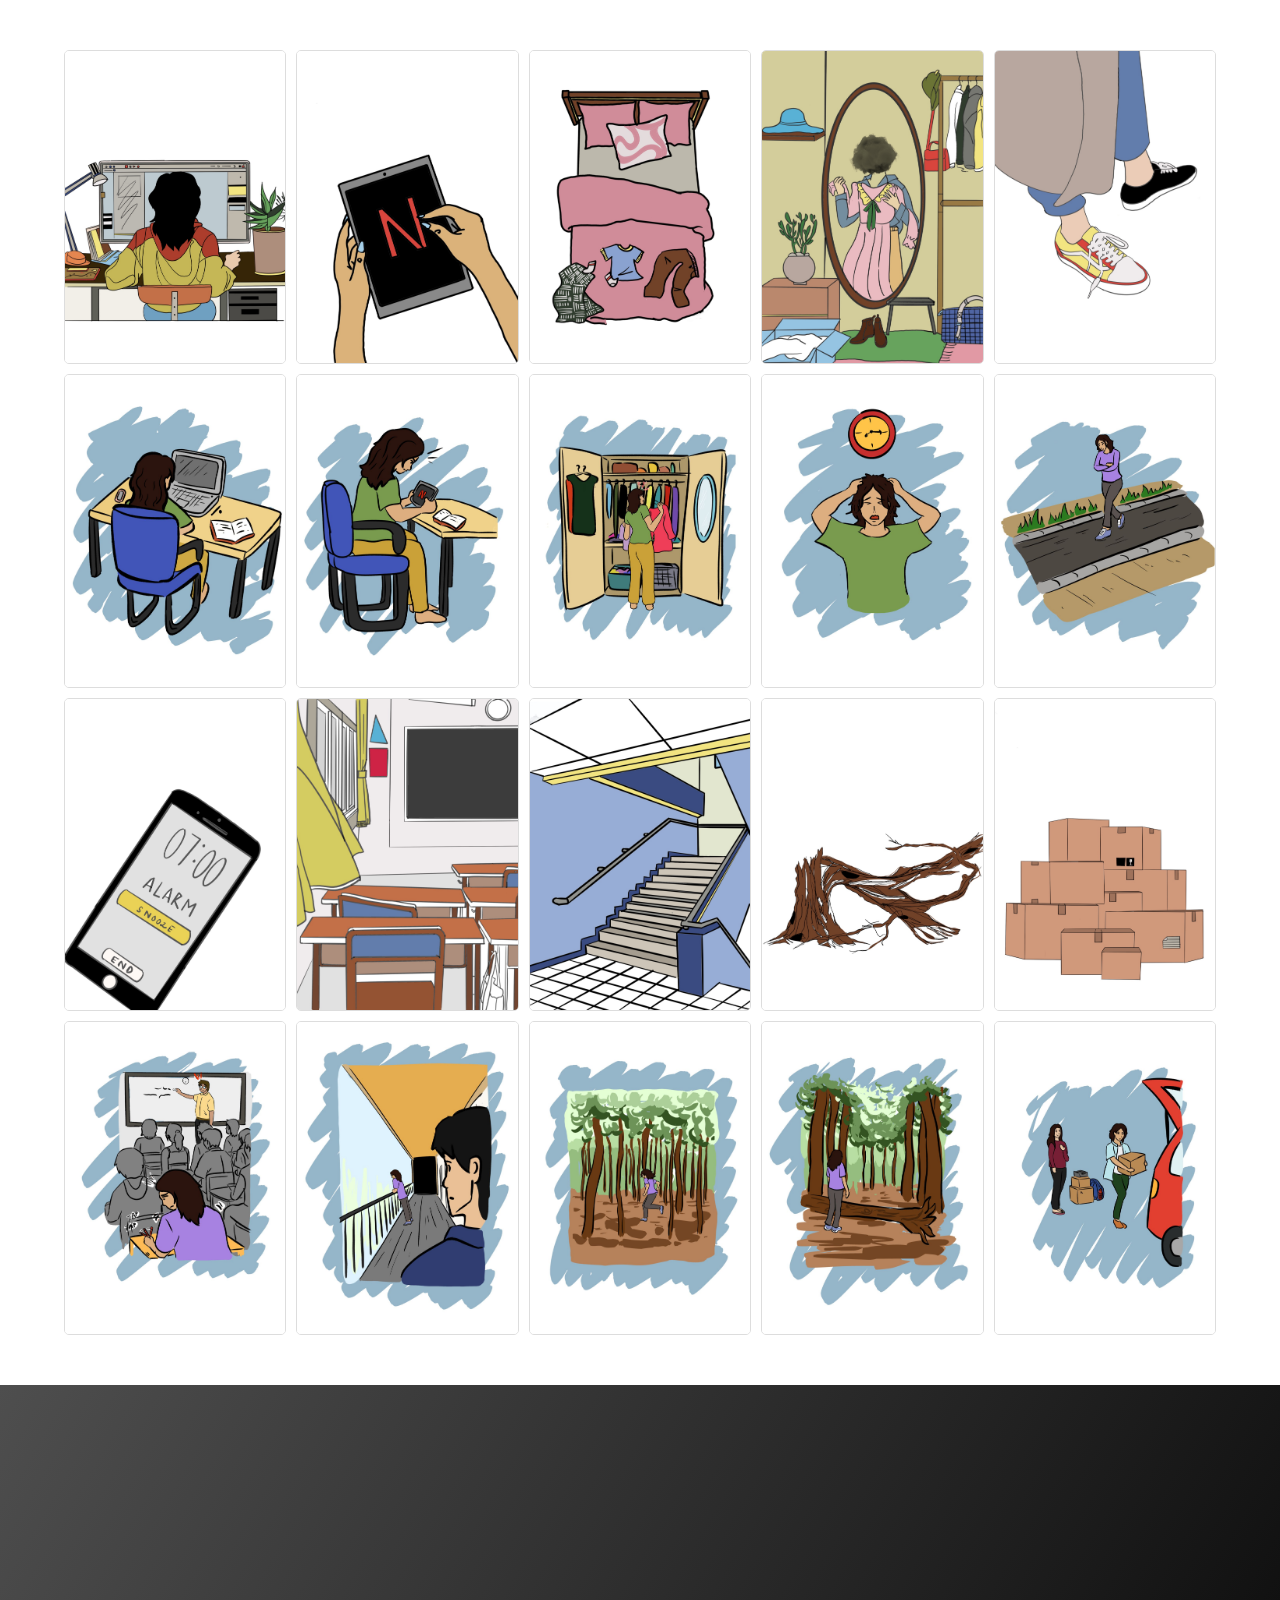
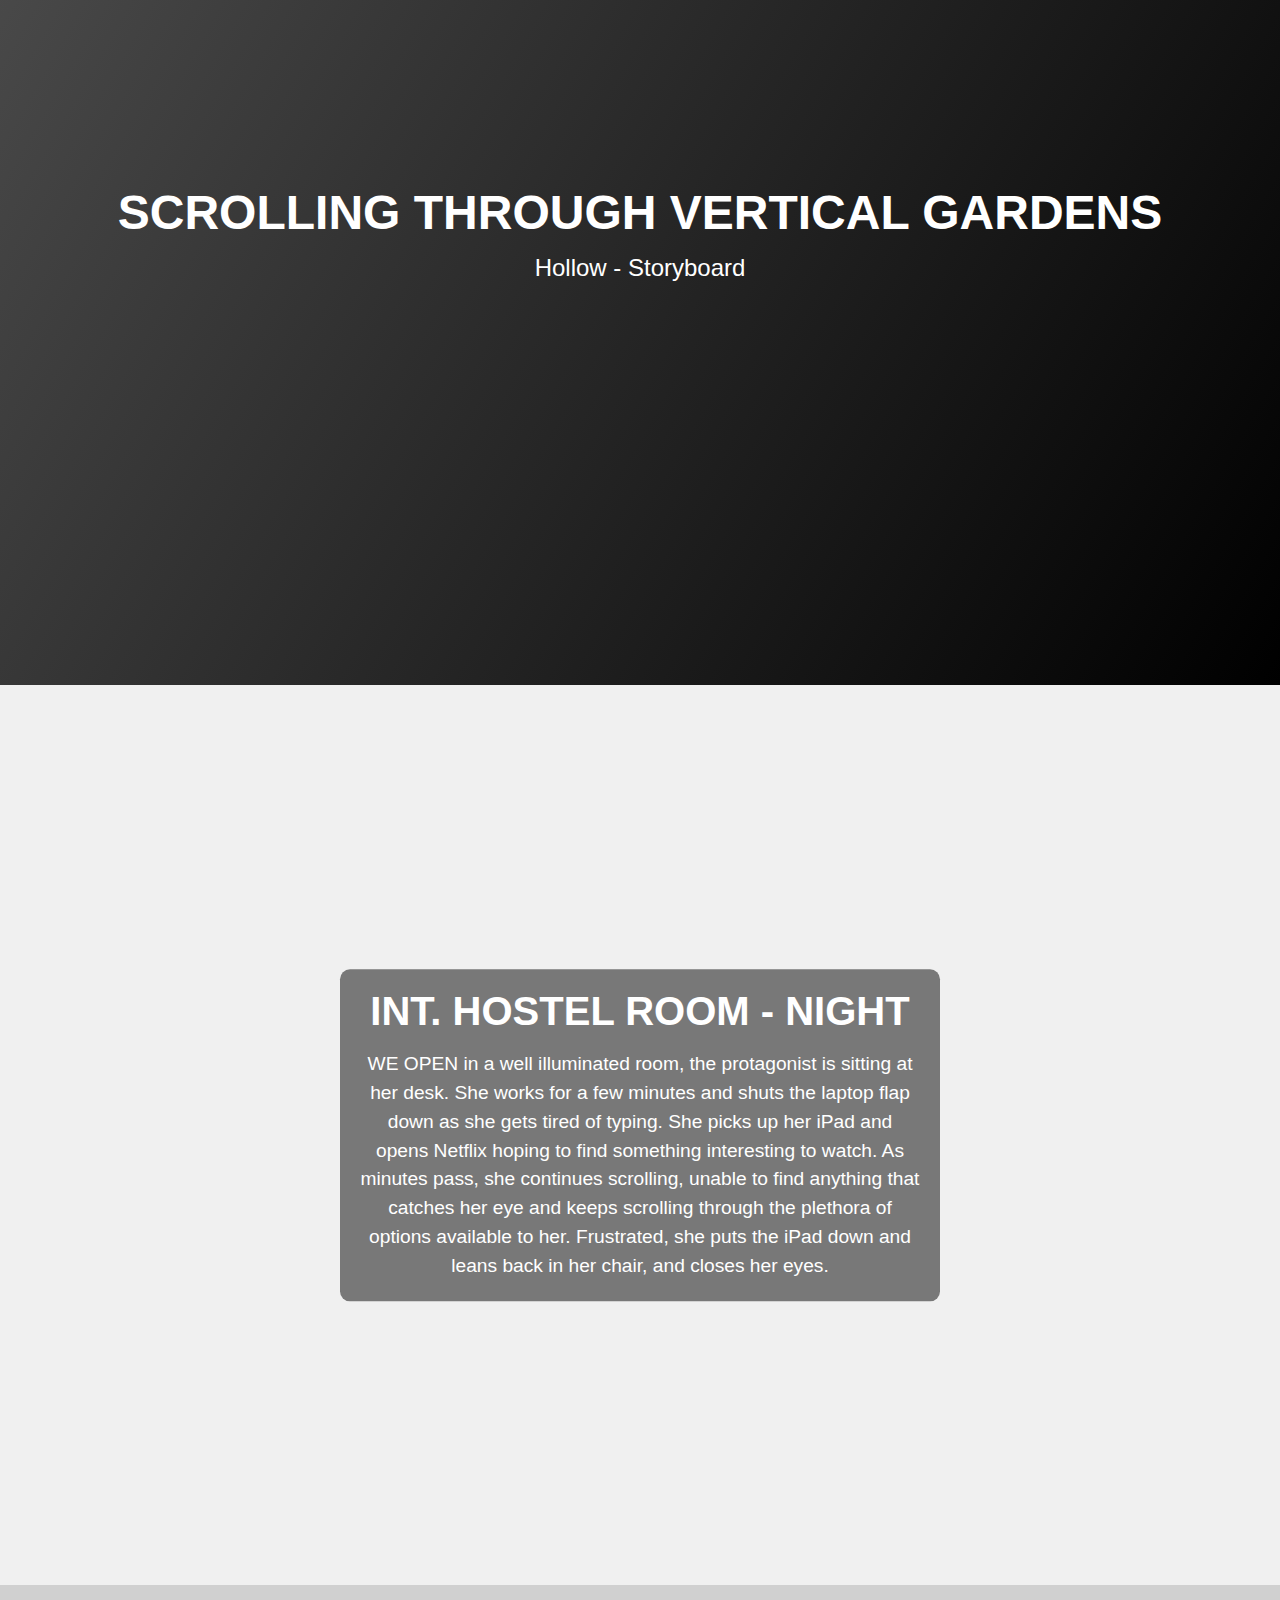
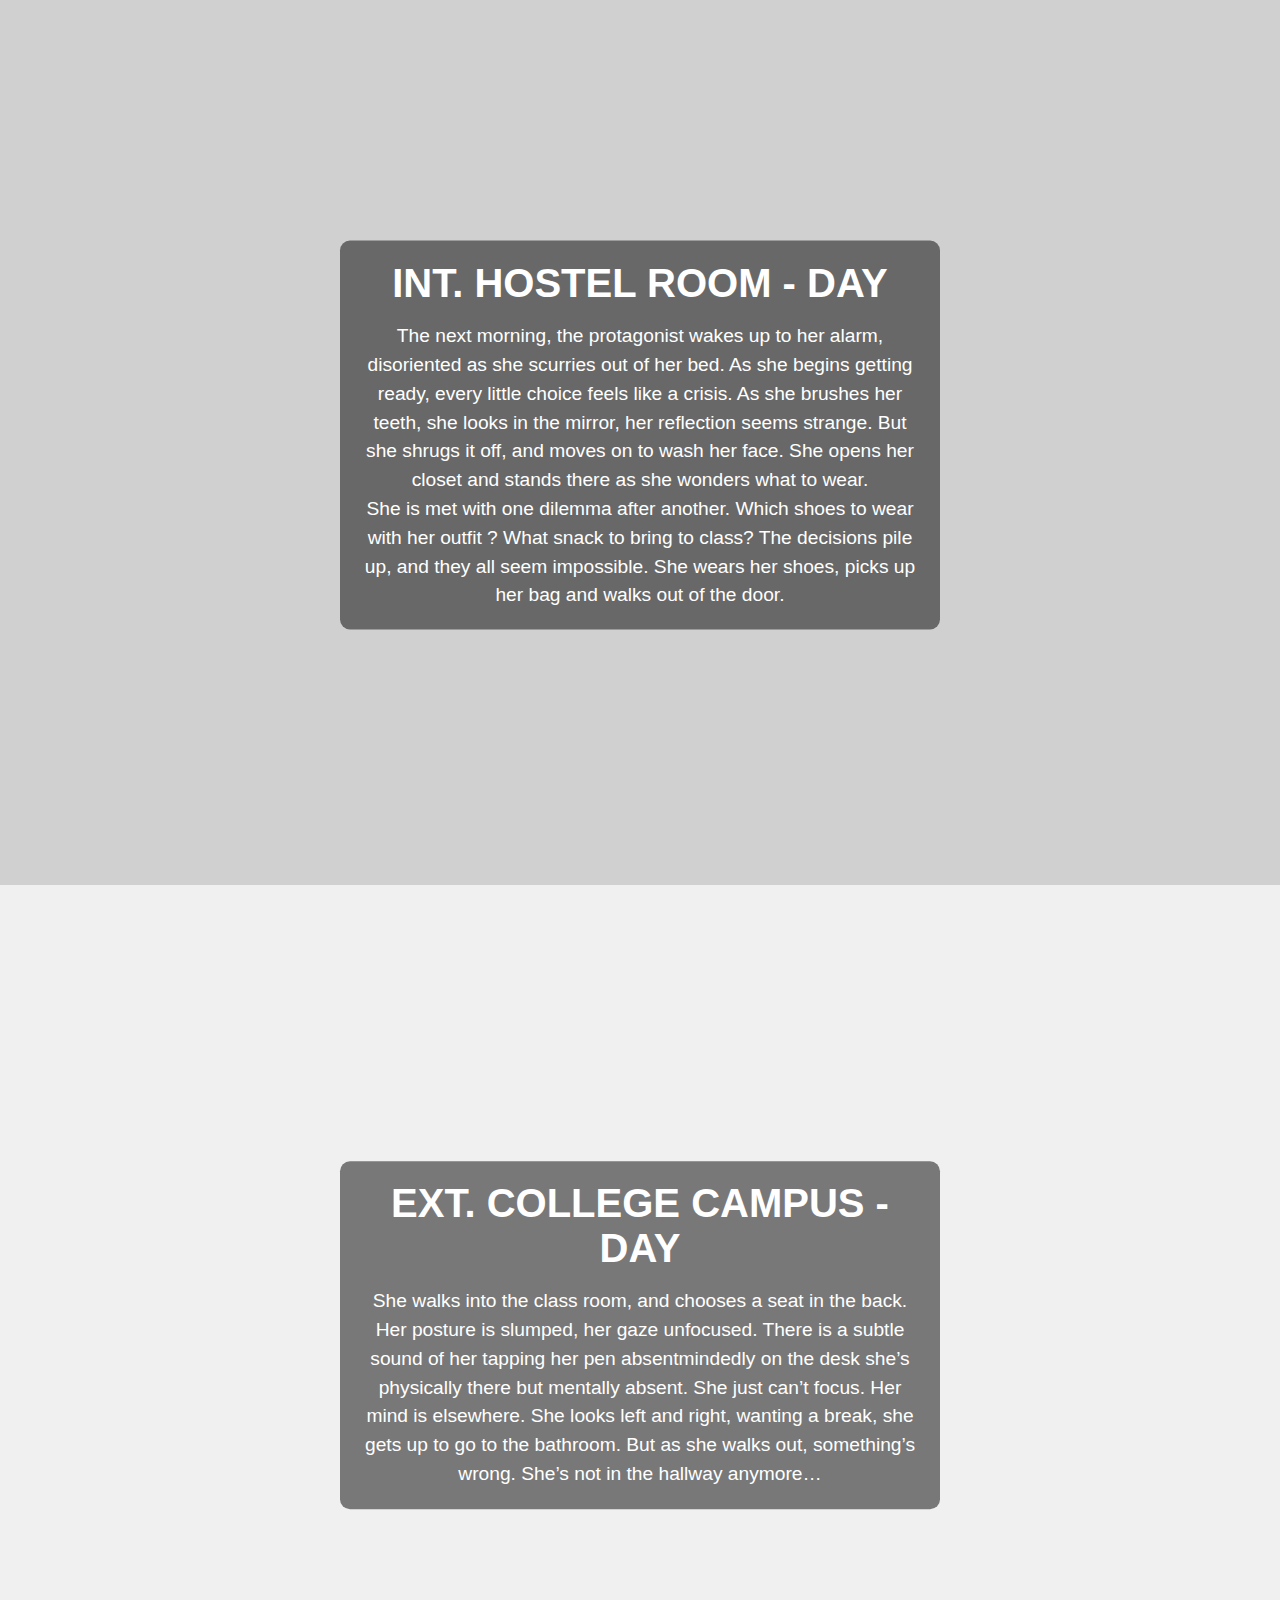
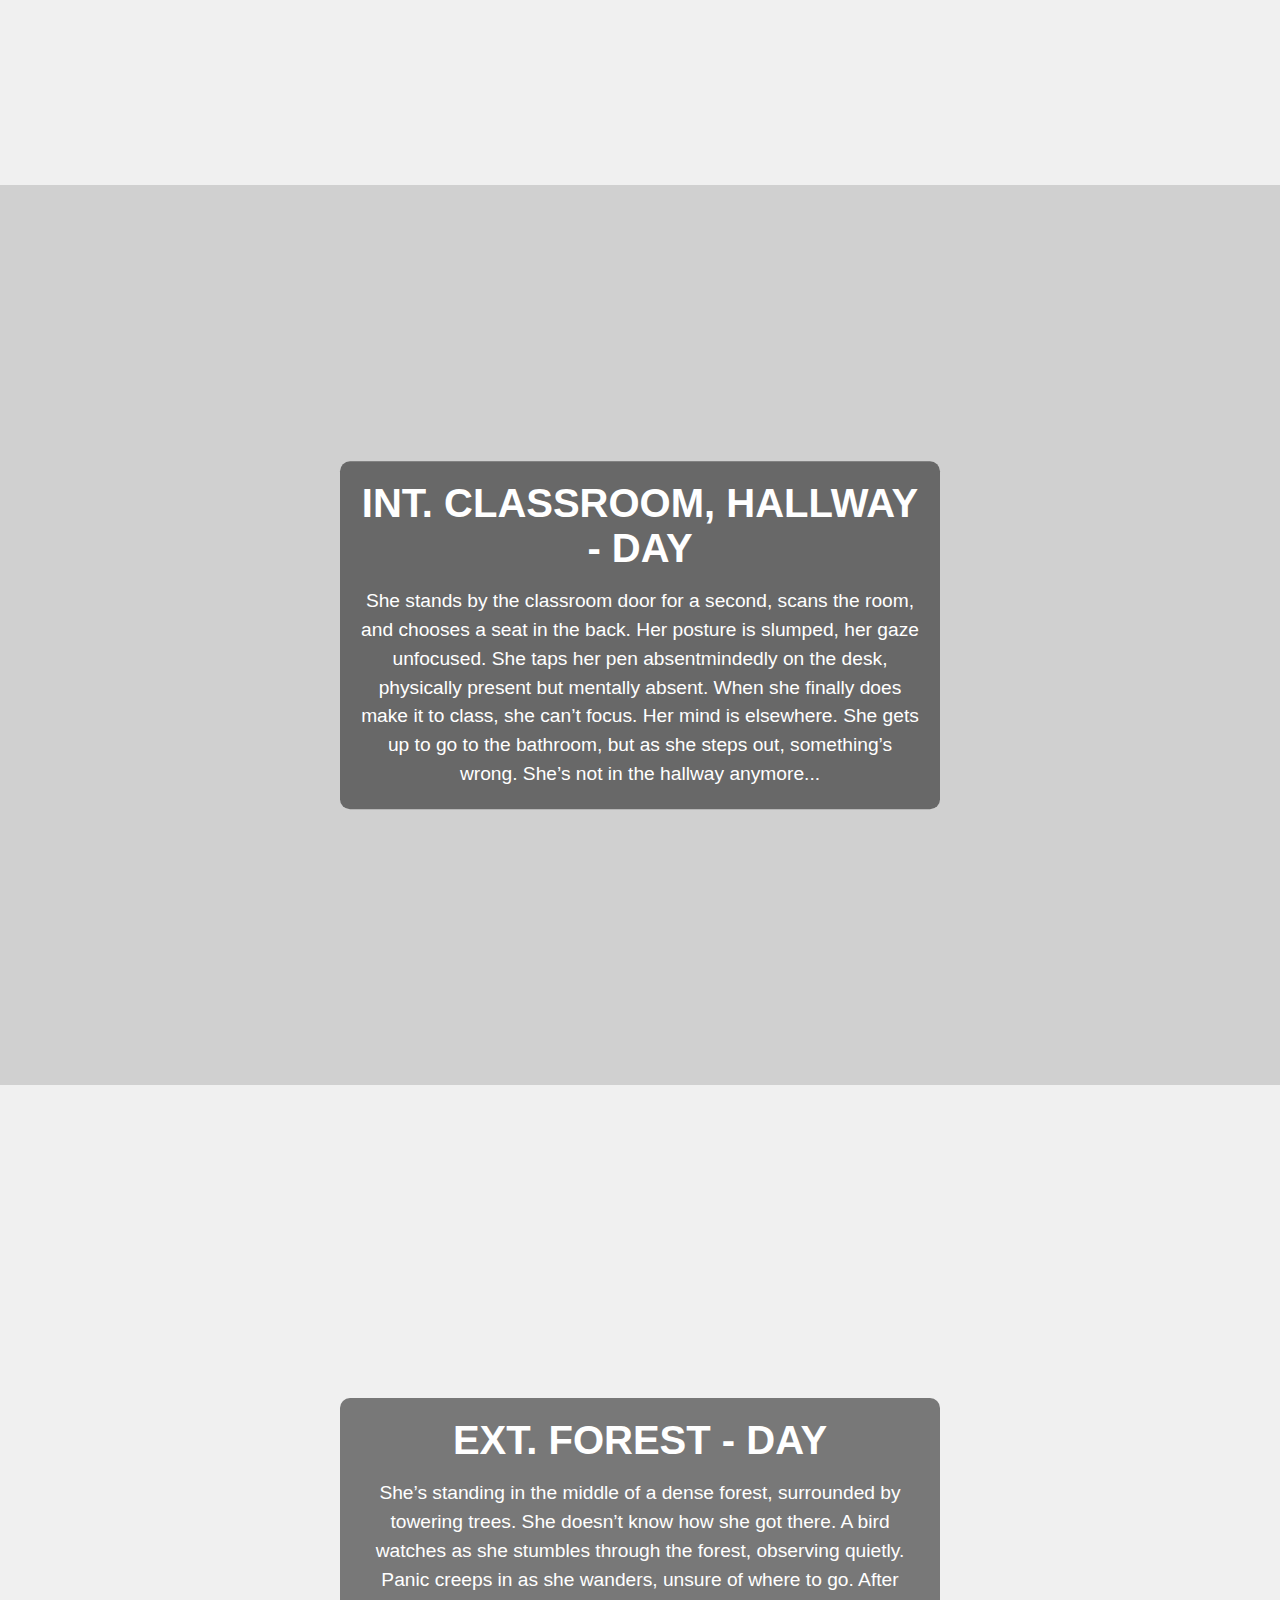
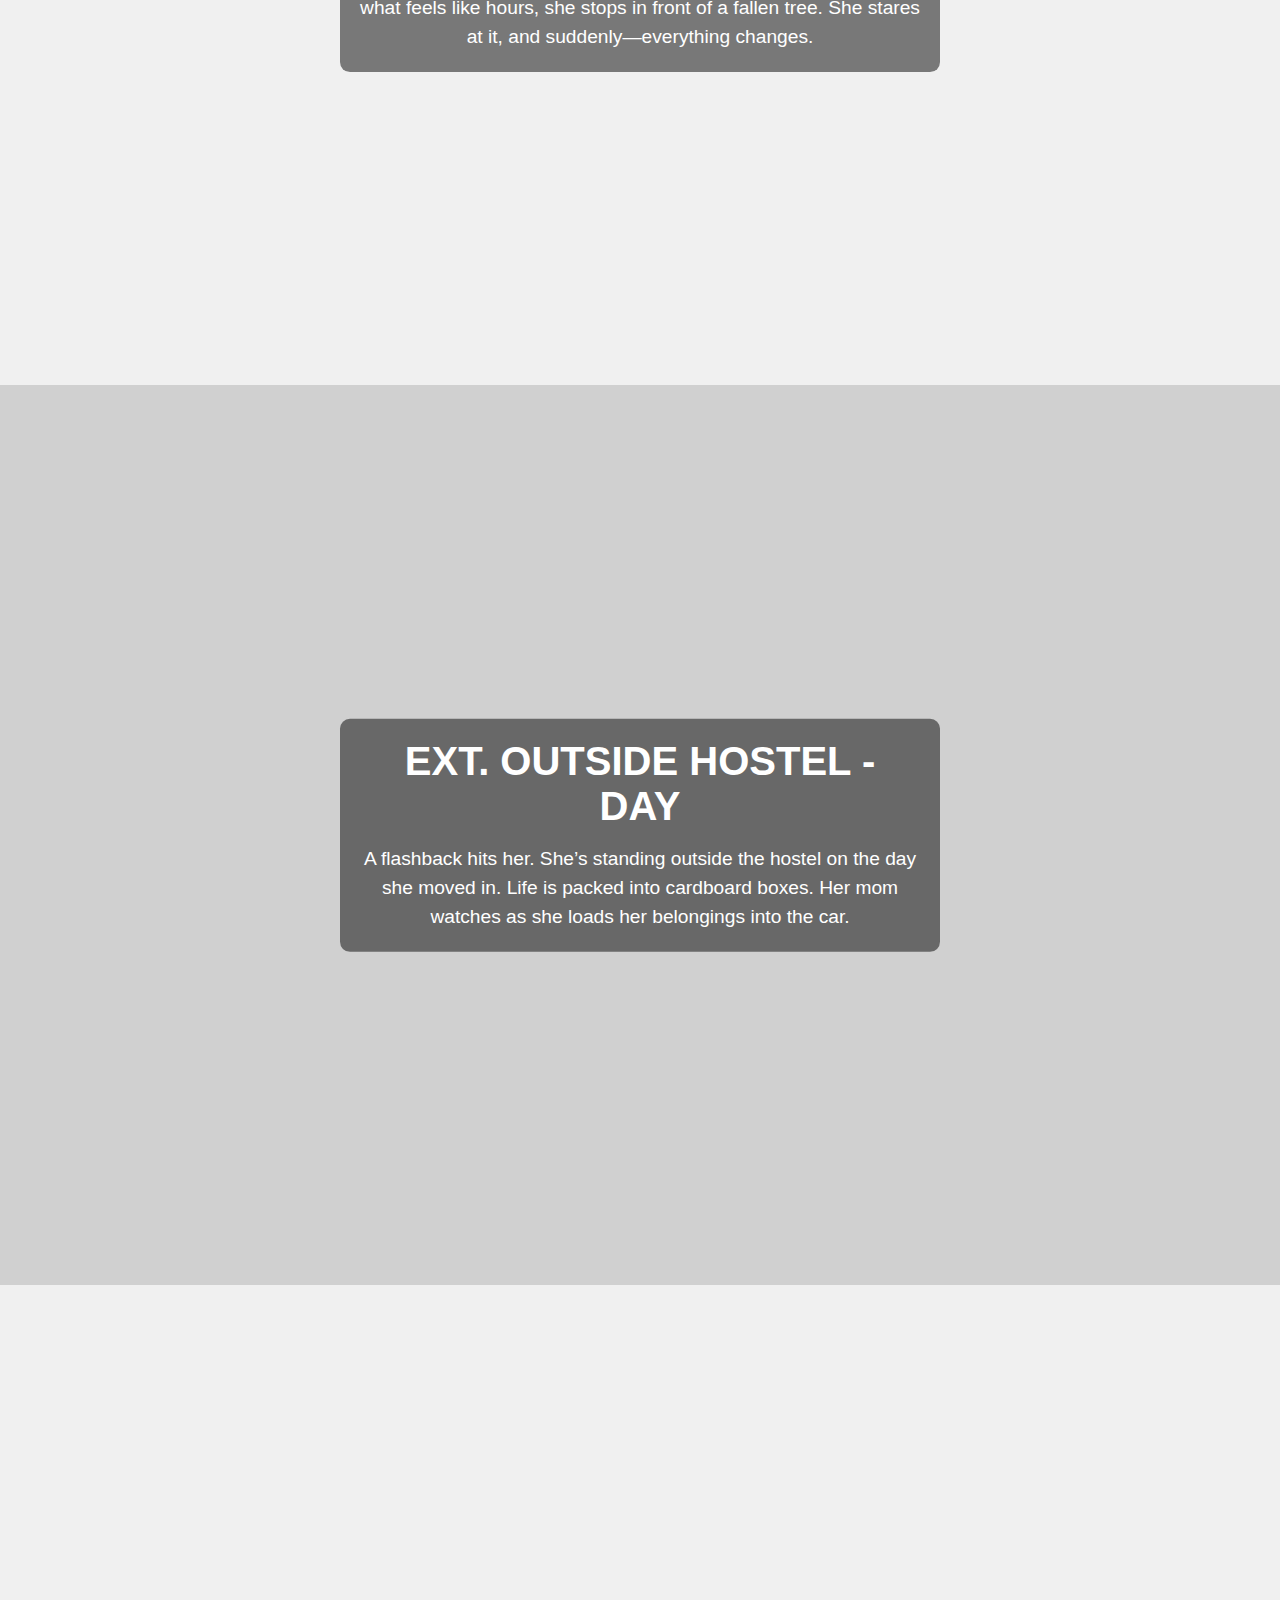
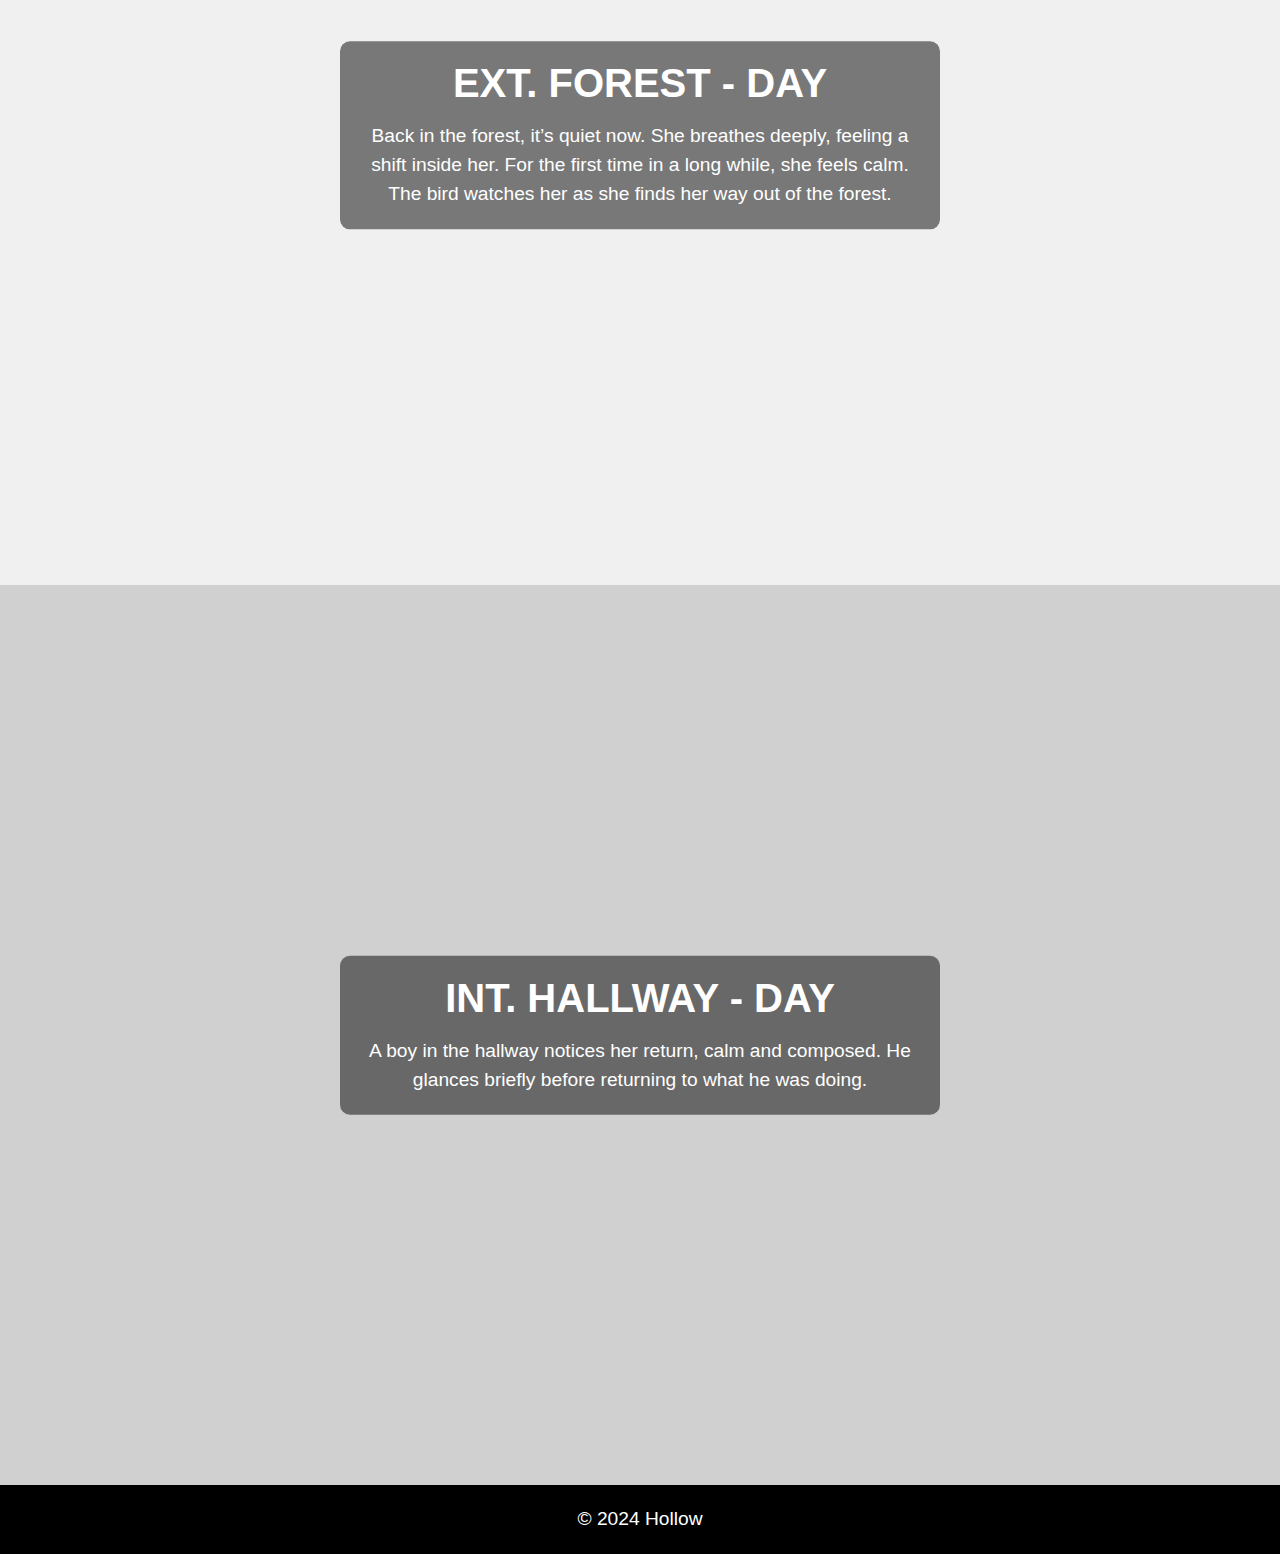
<file: index.html>
<!DOCTYPE html>
<html lang="en">
<head>
  <meta charset="UTF-8">
  <meta name="viewport" content="width=device-width, initial-scale=1.0">
  <title>Image Collage and Interactive Story</title>
  <style>
    /* General Reset */
    * {
      margin: 0;
      padding: 0;
      box-sizing: border-box;
    }

    body {
      font-family: Arial, sans-serif;
      overflow-x: hidden;
    }

    /* Collage Section */
    .image-collage {
      display: grid;
      grid-template-columns: repeat(5, 1fr);
      grid-auto-rows: auto;
      gap: 10px;
      width: 90%;
      max-width: 1200px;
      margin: 50px auto;
    }

    .image-collage img {
      width: 100%;
      height: 100%;
      object-fit: cover;
      border: 1px solid #ddd;
      border-radius: 5px;
    }

    /* Header */
    header {
      height: 100vh;
      display: flex;
      flex-direction: column;
      justify-content: center;
      align-items: center;
      background: linear-gradient(120deg, #4e4e4e, #000000);
      color: white;
      text-align: center;
    }

    header h1 {
      font-size: 3rem;
      margin: 0;
    }

    header p {
      font-size: 1.5rem;
      margin-top: 10px;
    }

    /* Sections */
    section {
      height: 100vh;
      display: flex;
      justify-content: center;
      align-items: center;
      text-align: center;
      background: #f0f0f0;
      position: relative;
      padding: 20px;
      overflow: hidden;
    }

    section:nth-child(even) {
      background: #d0d0d0;
    }

    /* Image styling */
    .image-container {
      display: flex;
      width: 100%;
      height: 100%;
      opacity: 0;
      transition: opacity 1s ease-in-out;
    }

    .image-container.show {
      opacity: 1;
    }

    .image-container img {
      width: 50%;
      height: 100%;
      object-fit: cover;
    }

    /* Content Box */
    .content {
      position: absolute;
      top: 50%;
      left: 50%;
      transform: translate(-50%, -50%);
      max-width: 600px;
      background-color: rgba(0, 0, 0, 0.5);
      color: white;
      padding: 20px;
      border-radius: 10px;
    }

    h2 {
      font-size: 2.5rem;
      margin-bottom: 1rem;
    }

    p {
      font-size: 1.2rem;
      line-height: 1.5;
    }

    /* Footer */
    footer {
      text-align: center;
      padding: 20px;
      background: #000000;
      color: white;
    }
  </style>
</head>
<body>
  <!-- Image Collage -->
  <div class="image-collage">
    <!-- Add 20 images here -->
    <img src="cam1-1.jpg" alt="Image 1">
    <img src="cam1-2.jpg" alt="Image 2">
    <img src="cam1-3.jpg" alt="Image 3">
    <img src="cam1-4.jpg" alt="Image 4">
    <img src="cam1-5.jpg" alt="Image 5">
    <img src="cam2-1.jpg" alt="Image 6">
    <img src="cam2-2.jpg" alt="Image 7">
    <img src="cam2-3.jpg" alt="Image 8">
    <img src="cam2-4.jpg" alt="Image 9">
    <img src="cam2-5.jpg" alt="Image 10">
    <img src="cam1-6.jpg" alt="Image 11">
    <img src="cam1-7.jpg" alt="Image 12">
    <img src="cam1-8.jpg" alt="Image 13">
    <img src="cam1-9.jpg" alt="Image 14">
    <img src="cam1-10.jpg" alt="Image 15">
    <img src="cam2-6.jpg" alt="Image 16">
    <img src="cam2-7.jpg" alt="Image 17">
    <img src="cam2-8.jpg" alt="Image 18">
    <img src="cam2-9.jpg" alt="Image 19">
    <img src="cam2-10.jpg" alt="Image 20">
  </div>

  <!-- Interactive Story -->
  <header>
    <h1>SCROLLING THROUGH VERTICAL GARDENS</h1>
    <p>Hollow - Storyboard </p>
  </header>

  <!-- Sections -->
  <main>
    <section id="section1">
      <div class="image-container">
        <img src="cam1-1.jpg"> <!-- Replace with your first vertical image -->
        <img src="cam1-2.jpg"> <!-- Replace with your second vertical image -->
      </div>
      <div class="content">
        <h2>INT. HOSTEL ROOM - NIGHT</h2>
        <p>WE OPEN in a well illuminated room, the protagonist is sitting at her desk. She works for a few minutes and shuts the laptop flap down as she gets tired of typing. She picks up her iPad and opens Netflix hoping to find something interesting to watch.

As minutes pass, she continues scrolling, unable to find anything that catches her eye and keeps scrolling through the plethora of options available to her. Frustrated, she puts the iPad down and leans back in her chair, and closes her eyes.</p>
      </div>
    </section>

    <section id="section2">
      <div class="image-container">
        <img src="cam1-6.jpg"> <!-- Replace with your first vertical image -->
        <img src="cam1-4.jpg"> <!-- Replace with your second vertical image -->
      </div>
      <div class="content">
        <h2>INT. HOSTEL ROOM - DAY</h2>
        <p>The next morning, the protagonist wakes up to her alarm, disoriented as she scurries out of her bed. As she begins getting ready, every little choice feels like a crisis. As she brushes her teeth, she looks in the mirror, her reflection seems strange. But she shrugs it off, and moves on to wash her face. She opens her closet and stands there as she wonders what to wear.</p>
        <p> She is met with one dilemma after another. Which shoes to wear with her outfit ? What snack to bring to class? 
The decisions pile up, and they all seem impossible. She wears her shoes, picks up her bag and walks out of the door.</p>
      </div>
    </section>

    <section id="section3">
      <div class="image-container">
        <img src="cam1-8.jpg"> <!-- Replace with your first vertical image -->
        <img src="cam1-7.jpg"> <!-- Replace with your second vertical image -->
      </div>
      <div class="content">
        <h2>EXT. COLLEGE CAMPUS - DAY</h2>
        <p>She walks into the class room, and chooses a seat in the back. Her posture is slumped, her gaze unfocused. There is a subtle sound of her tapping her pen absentmindedly on the desk she’s physically there but mentally absent. She just can’t focus. 

Her mind is elsewhere. She looks left and right, wanting a break, she gets up to go to the bathroom. But as she walks out, something’s wrong. She’s not in the hallway anymore…</p>
      </div>
    </section>

    <section id="section4">
      <div class="image-container">
        <img src="cam2-6.jpg"> <!-- Replace with your first vertical image -->
        <img src="cam1-12.jpg"> <!-- Replace with your second vertical image -->
      </div>
      <div class="content">
        <h2>INT. CLASSROOM, HALLWAY - DAY</h2>
        <p>She stands by the classroom door for a second, scans the room, and chooses a seat in the back. Her posture is slumped, her gaze unfocused. She taps her pen absentmindedly on the desk, physically present but mentally absent. When she finally does make it to class, she can’t focus. Her mind is elsewhere. She gets up to go to the bathroom, but as she steps out, something’s wrong. She’s not in the hallway anymore...</p>
      </div>
    </section>  

    <section id="section5">
      <div class="image-container">
        <img src="cam2-8.jpg"> <!-- Replace with your first vertical image -->
        <img src="cam1-11.jpg"> <!-- Replace with your second vertical image -->
      </div>
      <div class="content">
        <h2>EXT. FOREST - DAY</h2>
        <p>She’s standing in the middle of a dense forest, surrounded by towering trees. She doesn’t know how she got there. A bird watches as she stumbles through the forest, observing quietly. Panic creeps in as she wanders, unsure of where to go. After what feels like hours, she stops in front of a fallen tree. She stares at it, and suddenly—everything changes.</p>
      </div>
    </section>

    <section id="section6">
      <div class="image-container">
        <img src="cam2-10.jpg"> <!-- Replace with your first vertical image -->
        <img src="cam1-10.jpg"> <!-- Replace with your second vertical image -->
      </div>
      <div class="content">
        <h2>EXT. OUTSIDE HOSTEL - DAY</h2>
        <p>A flashback hits her. She’s standing outside the hostel on the day she moved in. Life is packed into cardboard boxes. Her mom watches as she loads her belongings into the car.</p>
      </div>
    </section>

    <section id="section7">
      <div class="image-container">
        <img src="cam2-5.jpg"> <!-- Replace with your first vertical image -->
        <img src="cam2-9.jpg"> <!-- Replace with your second vertical image -->
      </div>
      <div class="content">
        <h2>EXT. FOREST - DAY</h2>
        <p>Back in the forest, it’s quiet now. She breathes deeply, feeling a shift inside her. For the first time in a long while, she feels calm. The bird watches her as she finds her way out of the forest.</p>
      </div>
    </section>

    <section id="section8">
      <div class="image-container">
        <img src="cam2-7.jpg"> <!-- Replace with your first vertical image -->
        <img src="cam2-6.jpg"> <!-- Replace with your second vertical image -->
      </div>
      <div class="content">
        <h2>INT. HALLWAY - DAY</h2>
        <p>A boy in the hallway notices her return, calm and composed. He glances briefly before returning to what he was doing.</p>
      </div>
    </section>

    <!-- Add other sections as in your original code -->
  </main>

  <!-- Footer -->
  <footer>
    <p>© 2024 Hollow</p>
  </footer>

  <script>
    // Add a scroll event listener to show images when the user scrolls
    window.addEventListener("scroll", function() {
      const sections = document.querySelectorAll("section");
      
      sections.forEach((section, index) => {
        const imageContainer = section.querySelector(".image-container");
        const rect = section.getBoundingClientRect();

        // If the section is in view, fade in the image container
        if (rect.top <= window.innerHeight * 0.75 && rect.bottom >= 0) {
          imageContainer.classList.add("show");
        } else {
          imageContainer.classList.remove("show");
        }
      });
    });
  </script>
</body>
</html>
</file>
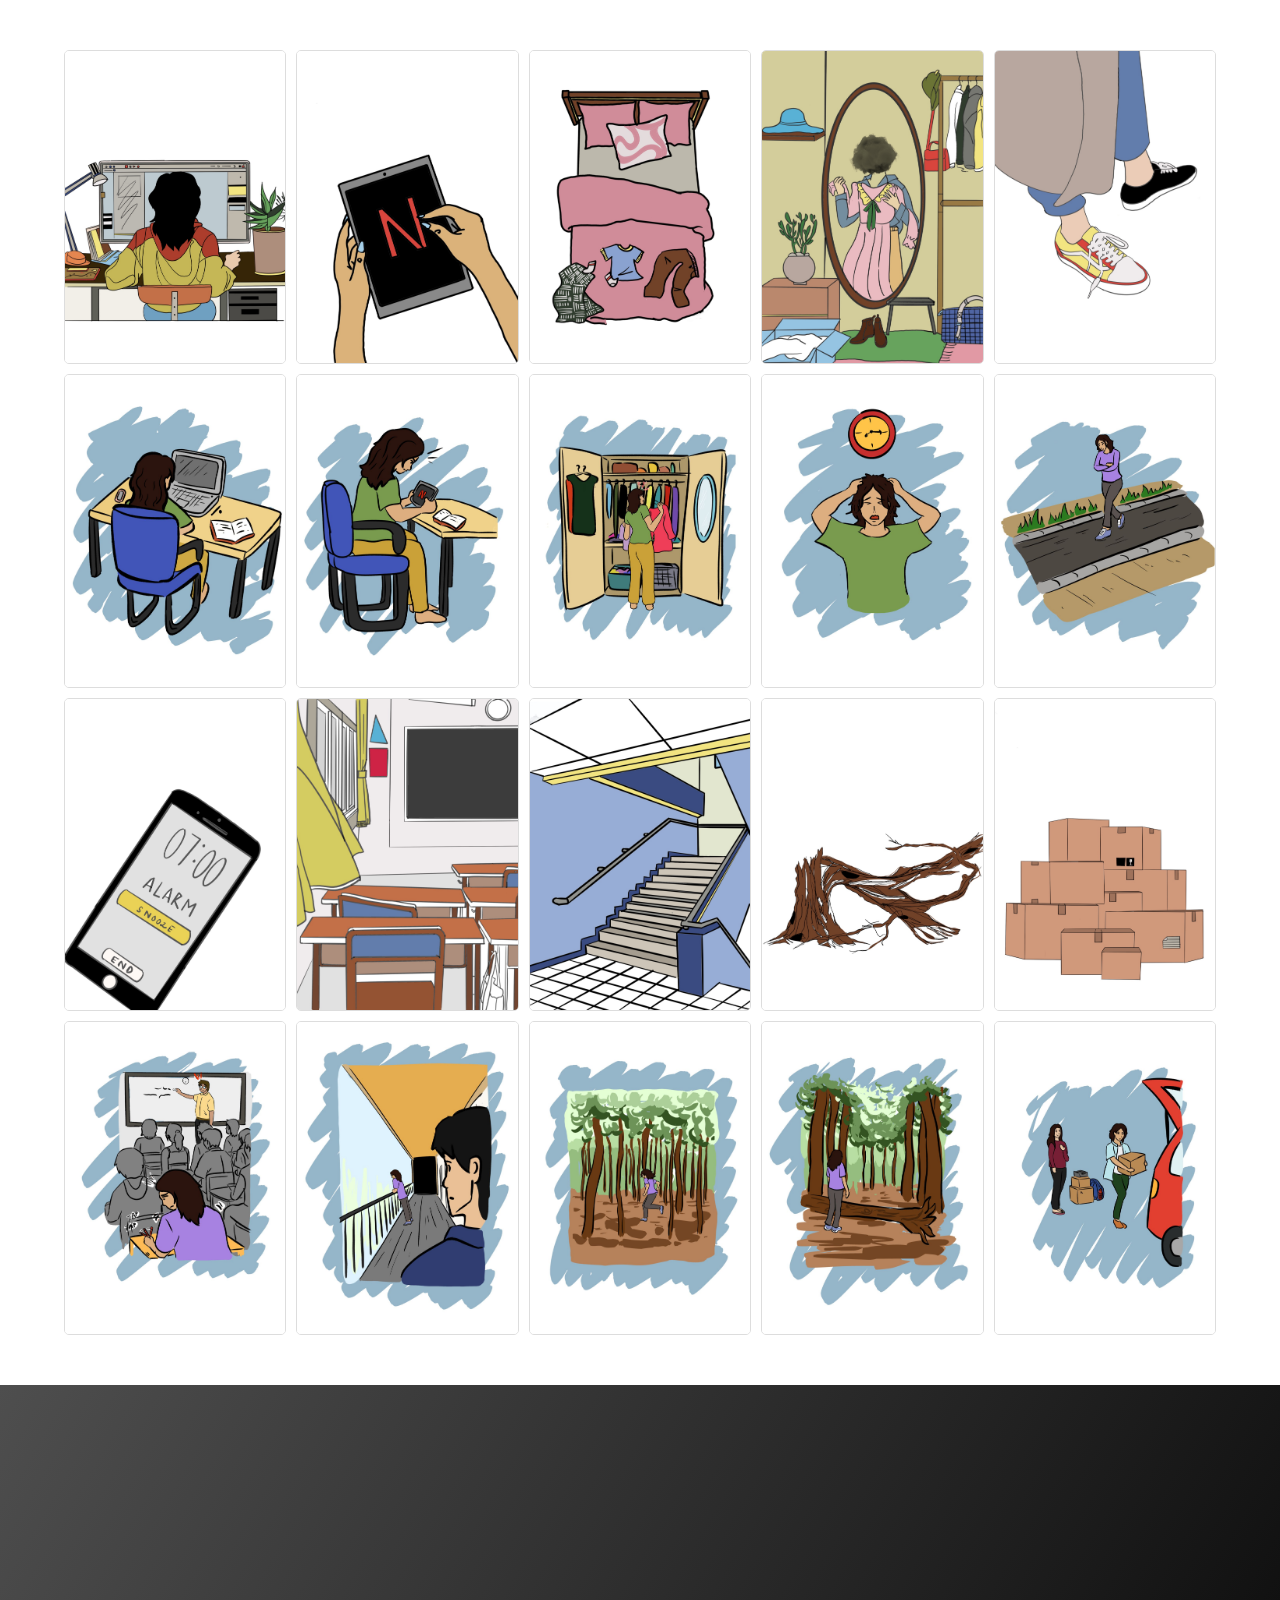
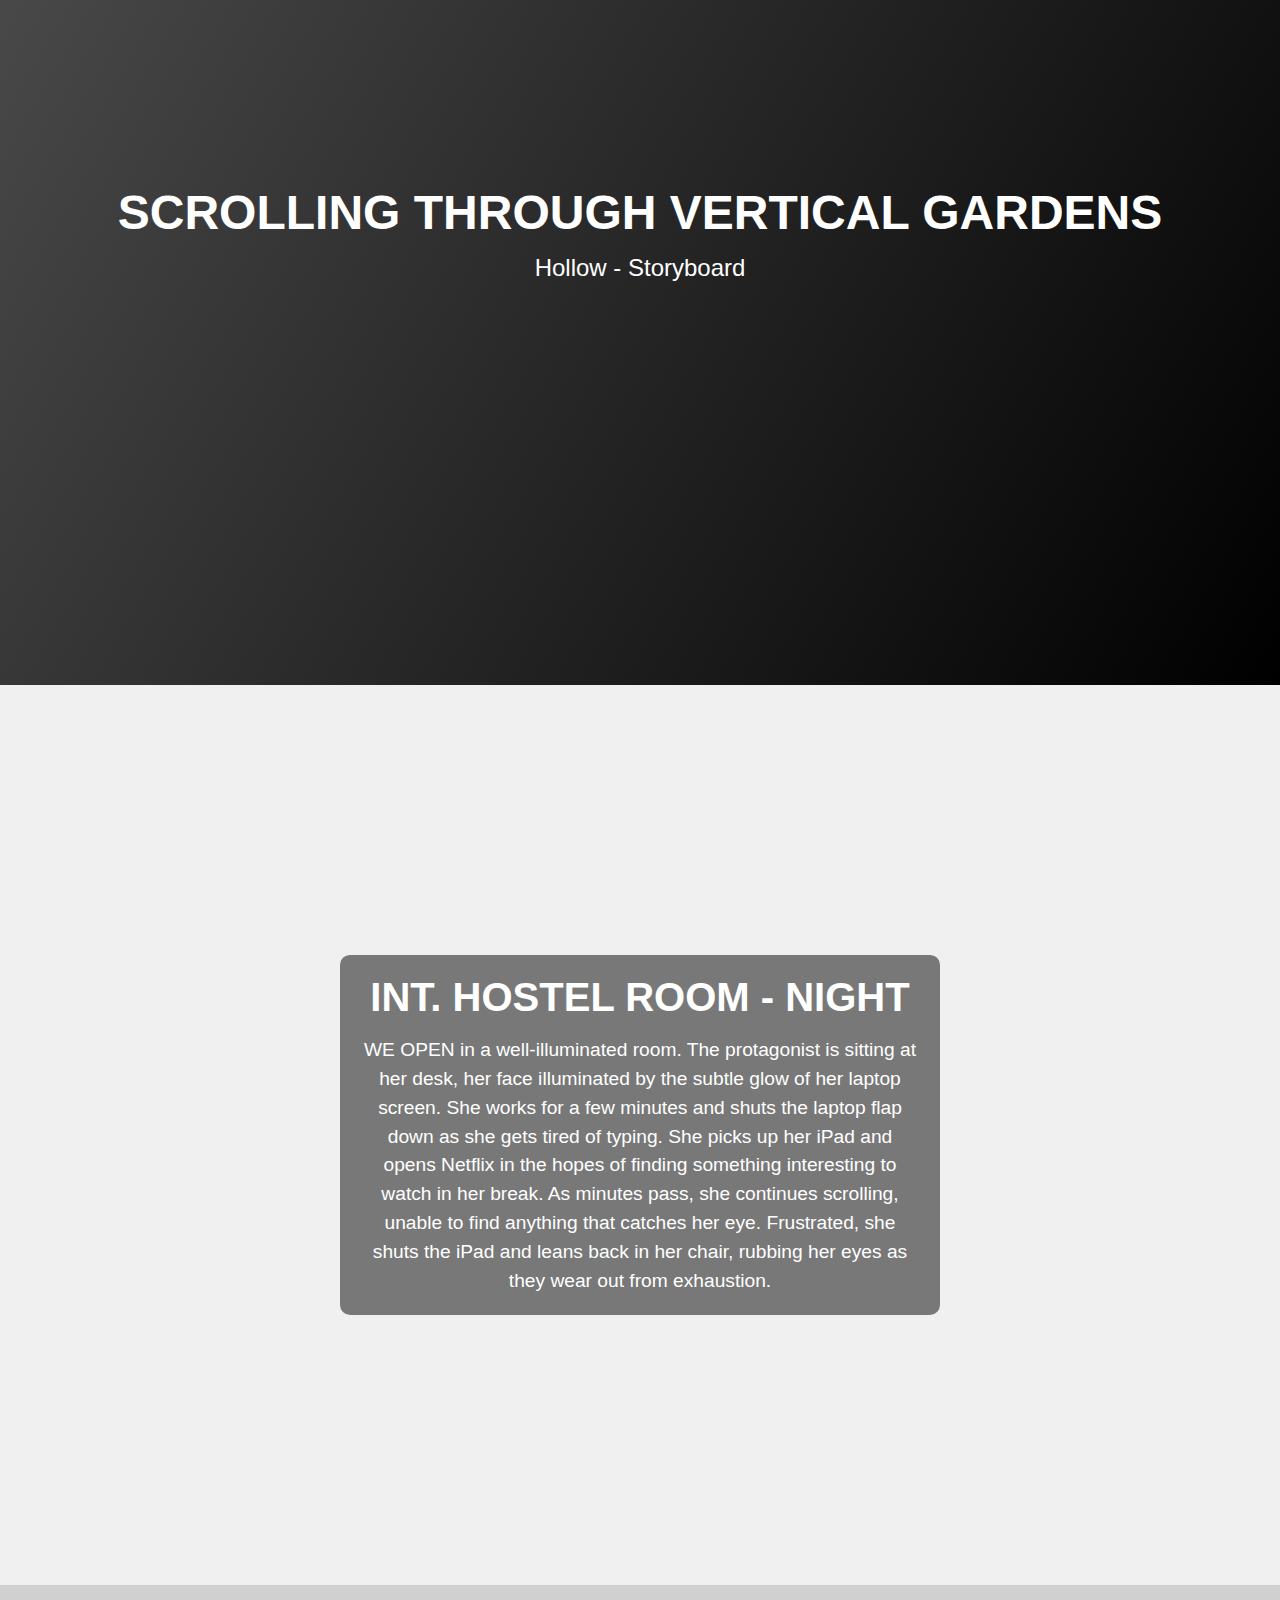
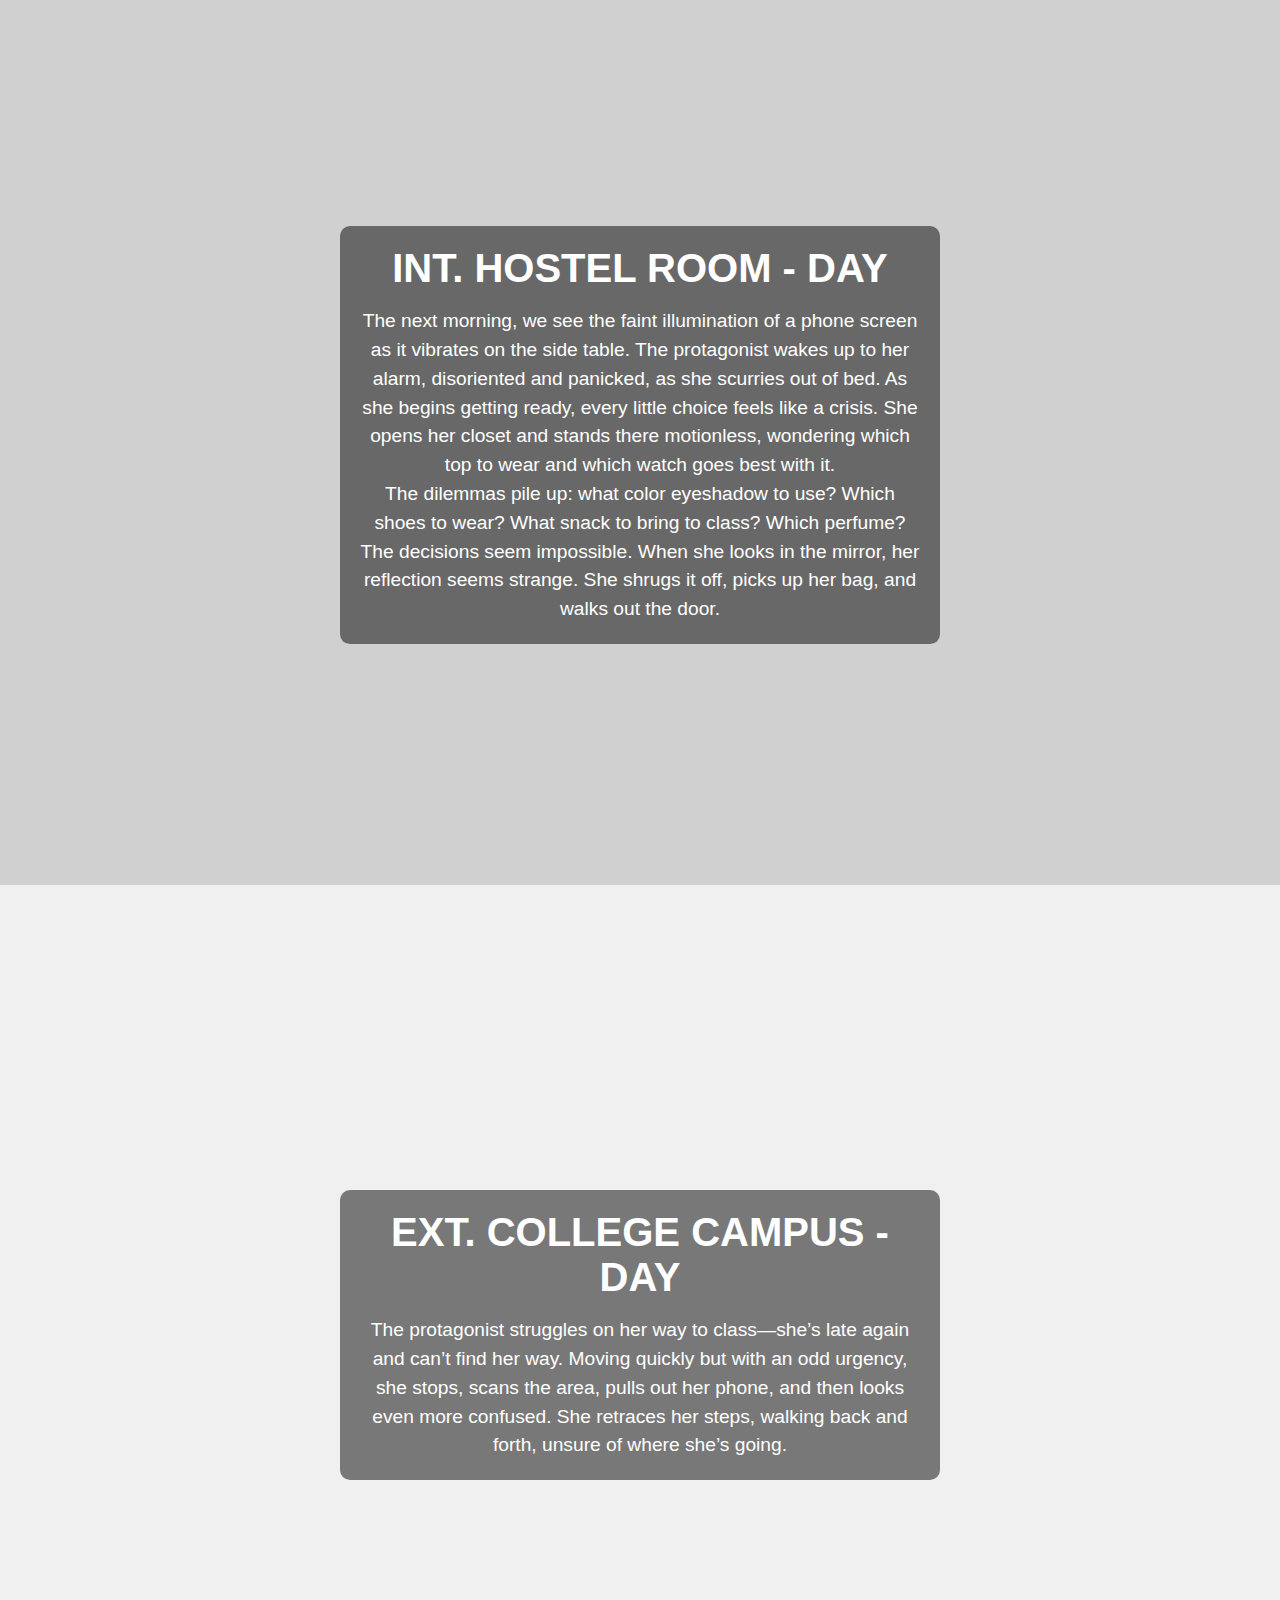
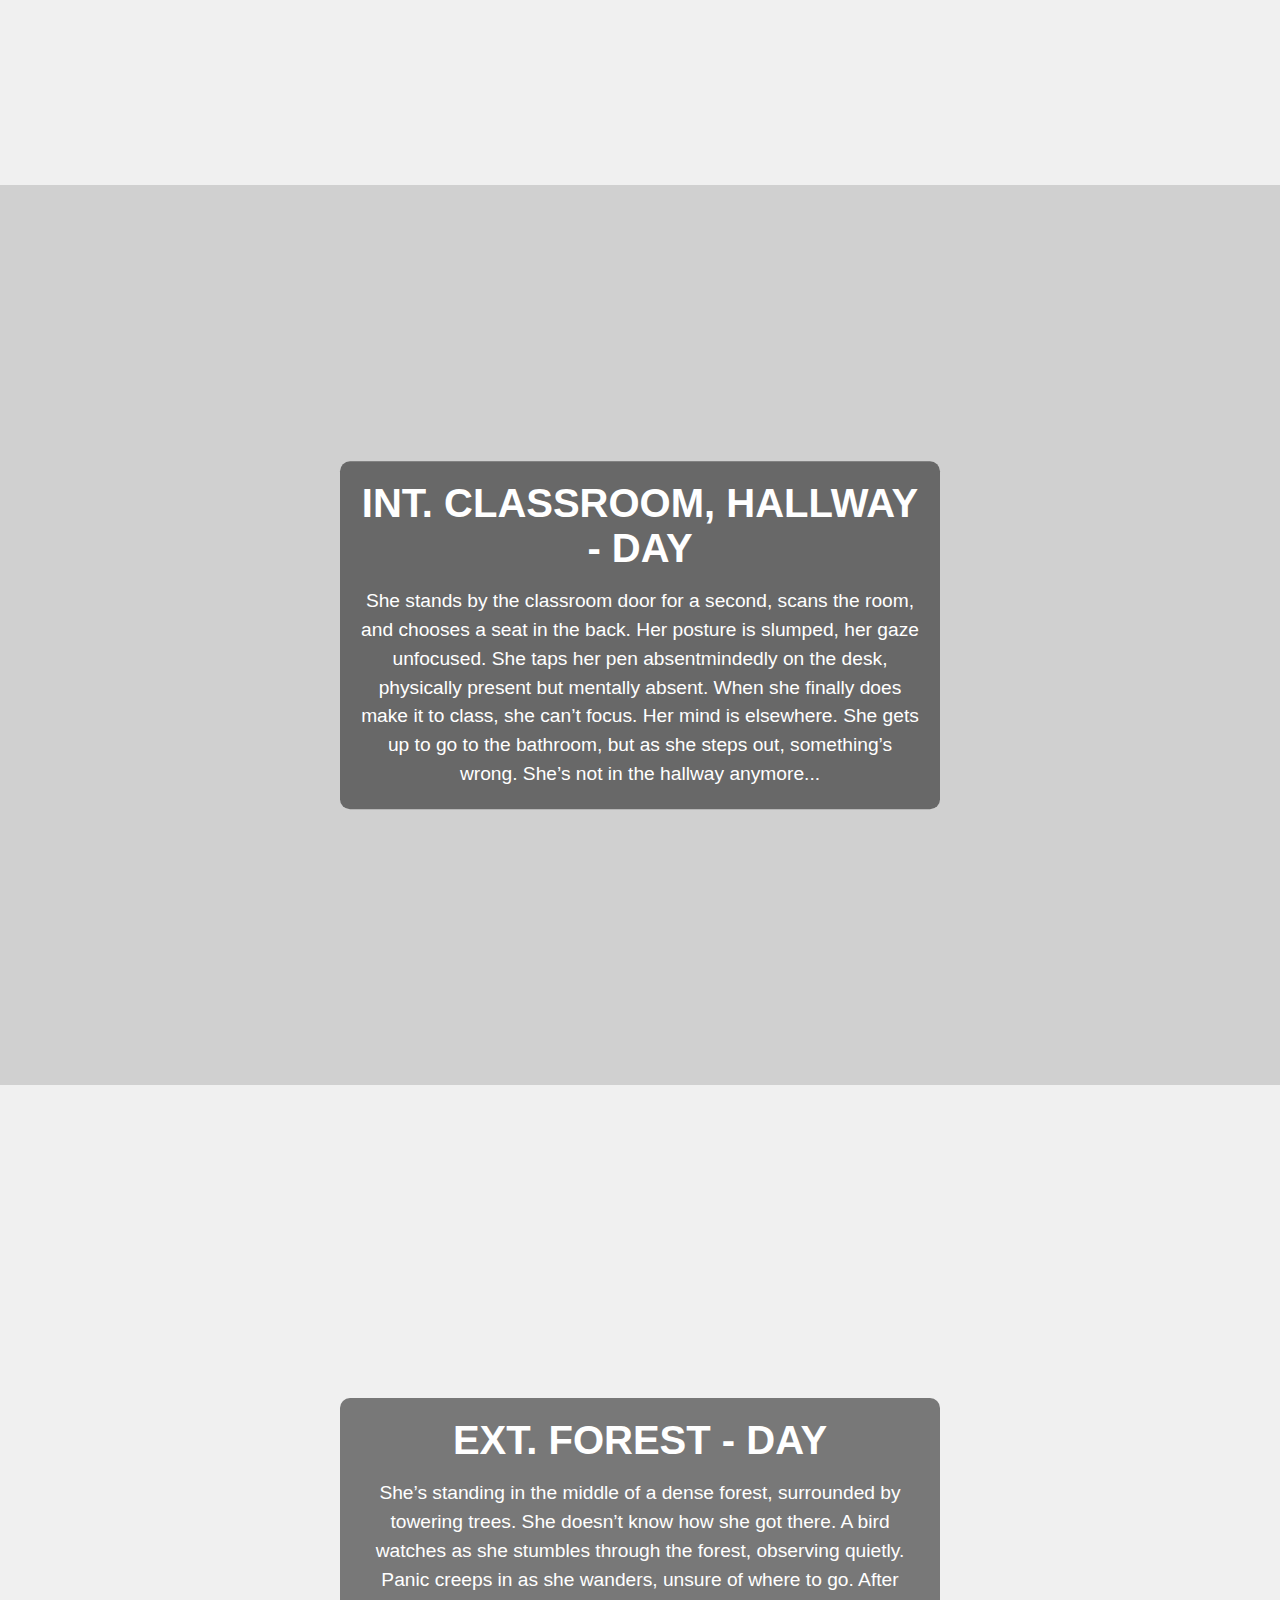
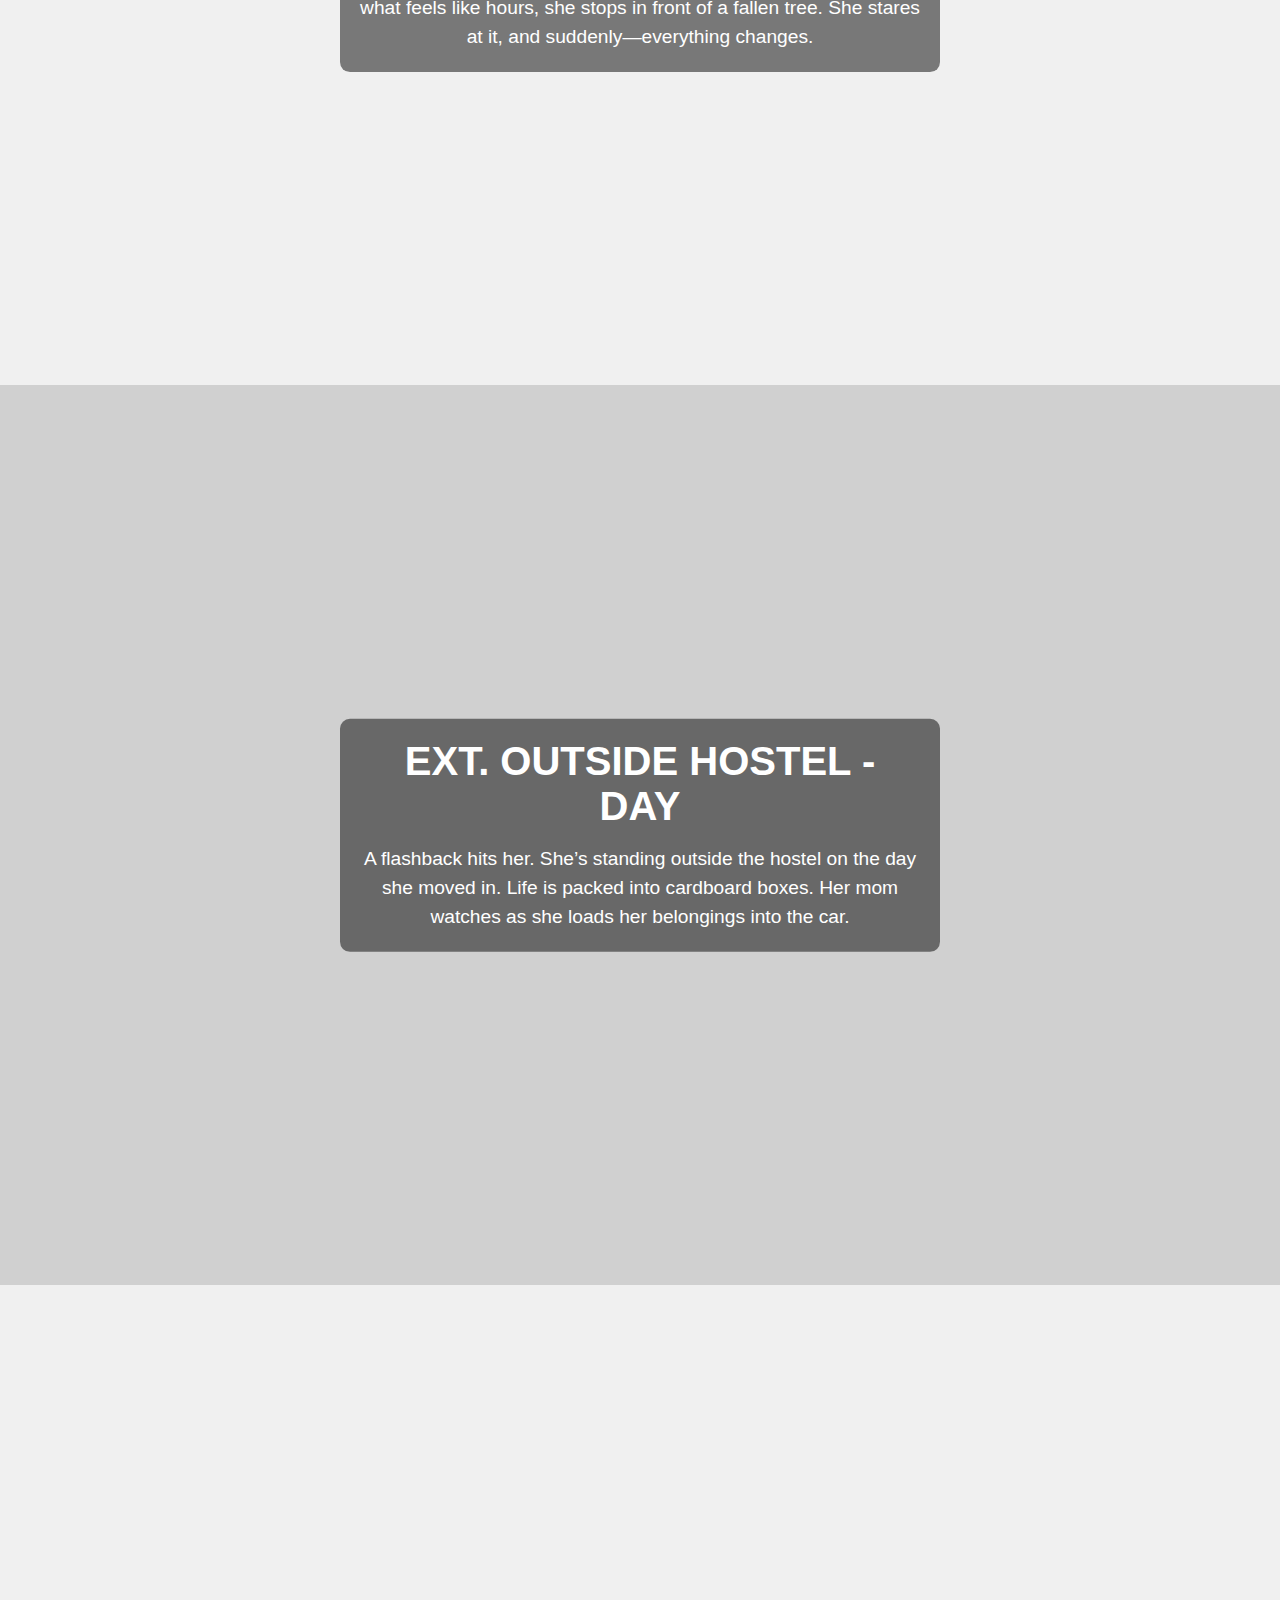
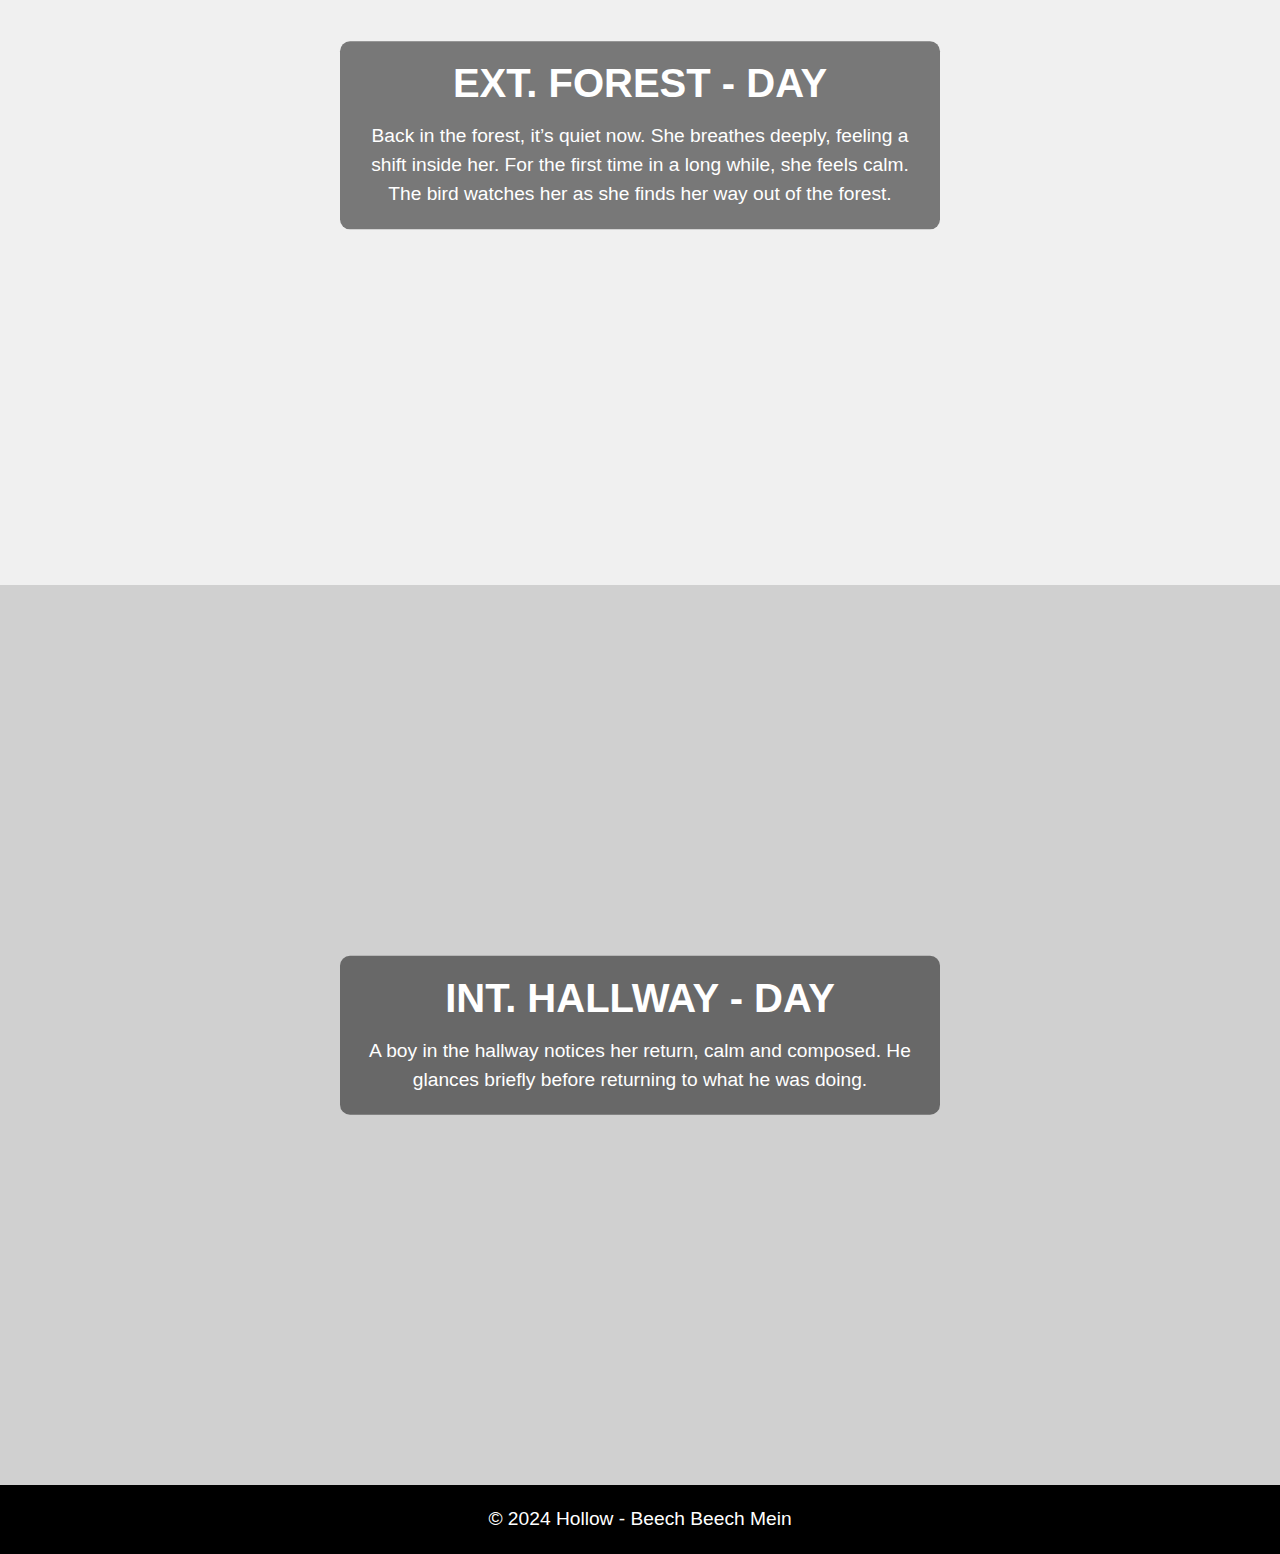
<file: final.html>
<!DOCTYPE html>
<html lang="en">
<head>
  <meta charset="UTF-8">
  <meta name="viewport" content="width=device-width, initial-scale=1.0">
  <title>Image Collage and Interactive Story</title>
  <style>
    /* General Reset */
    * {
      margin: 0;
      padding: 0;
      box-sizing: border-box;
    }

    body {
      font-family: Arial, sans-serif;
      overflow-x: hidden;
    }

    /* Collage Section */
    .image-collage {
      display: grid;
      grid-template-columns: repeat(5, 1fr);
      grid-auto-rows: auto;
      gap: 10px;
      width: 90%;
      max-width: 1200px;
      margin: 50px auto;
    }

    .image-collage img {
      width: 100%;
      height: 100%;
      object-fit: cover;
      border: 1px solid #ddd;
      border-radius: 5px;
    }

    /* Header */
    header {
      height: 100vh;
      display: flex;
      flex-direction: column;
      justify-content: center;
      align-items: center;
      background: linear-gradient(120deg, #4e4e4e, #000000);
      color: white;
      text-align: center;
    }

    header h1 {
      font-size: 3rem;
      margin: 0;
    }

    header p {
      font-size: 1.5rem;
      margin-top: 10px;
    }

    /* Sections */
    section {
      height: 100vh;
      display: flex;
      justify-content: center;
      align-items: center;
      text-align: center;
      background: #f0f0f0;
      position: relative;
      padding: 20px;
      overflow: hidden;
    }

    section:nth-child(even) {
      background: #d0d0d0;
    }

    /* Image styling */
    .image-container {
      display: flex;
      width: 100%;
      height: 100%;
      opacity: 0;
      transition: opacity 1s ease-in-out;
    }

    .image-container.show {
      opacity: 1;
    }

    .image-container img {
      width: 50%;
      height: 100%;
      object-fit: cover;
    }

    /* Content Box */
    .content {
      position: absolute;
      top: 50%;
      left: 50%;
      transform: translate(-50%, -50%);
      max-width: 600px;
      background-color: rgba(0, 0, 0, 0.5);
      color: white;
      padding: 20px;
      border-radius: 10px;
    }

    h2 {
      font-size: 2.5rem;
      margin-bottom: 1rem;
    }

    p {
      font-size: 1.2rem;
      line-height: 1.5;
    }

    /* Footer */
    footer {
      text-align: center;
      padding: 20px;
      background: #000000;
      color: white;
    }
  </style>
</head>
<body>
  <!-- Image Collage -->
  <div class="image-collage">
    <!-- Add 20 images here -->
    <img src="cam1-1.jpg" alt="Image 1">
    <img src="cam1-2.jpg" alt="Image 2">
    <img src="cam1-3.jpg" alt="Image 3">
    <img src="cam1-4.jpg" alt="Image 4">
    <img src="cam1-5.jpg" alt="Image 5">
    <img src="cam2-1.jpg" alt="Image 6">
    <img src="cam2-2.jpg" alt="Image 7">
    <img src="cam2-3.jpg" alt="Image 8">
    <img src="cam2-4.jpg" alt="Image 9">
    <img src="cam2-5.jpg" alt="Image 10">
    <img src="cam1-6.jpg" alt="Image 11">
    <img src="cam1-7.jpg" alt="Image 12">
    <img src="cam1-8.jpg" alt="Image 13">
    <img src="cam1-9.jpg" alt="Image 14">
    <img src="cam1-10.jpg" alt="Image 15">
    <img src="cam2-6.jpg" alt="Image 16">
    <img src="cam2-7.jpg" alt="Image 17">
    <img src="cam2-8.jpg" alt="Image 18">
    <img src="cam2-9.jpg" alt="Image 19">
    <img src="cam2-10.jpg" alt="Image 20">
  </div>

  <!-- Interactive Story -->
  <header>
    <h1>SCROLLING THROUGH VERTICAL GARDENS</h1>
    <p>Hollow - Storyboard </p>
  </header>

  <!-- Sections -->
  <main>
    <section id="section1">
      <div class="image-container">
        <img src="cam1-1.jpg"> <!-- Replace with your first vertical image -->
        <img src="cam1-2.jpg"> <!-- Replace with your second vertical image -->
      </div>
      <div class="content">
        <h2>INT. HOSTEL ROOM - NIGHT</h2>
        <p>WE OPEN in a well-illuminated room. The protagonist is sitting at her desk, her face illuminated by the subtle glow of her laptop screen. She works for a few minutes and shuts the laptop flap down as she gets tired of typing. She picks up her iPad and opens Netflix in the hopes of finding something interesting to watch in her break. As minutes pass, she continues scrolling, unable to find anything that catches her eye. Frustrated, she shuts the iPad and leans back in her chair, rubbing her eyes as they wear out from exhaustion.</p>
      </div>
    </section>

    <section id="section2">
      <div class="image-container">
        <img src="cam1-6.jpg"> <!-- Replace with your first vertical image -->
        <img src="cam1-4.jpg"> <!-- Replace with your second vertical image -->
      </div>
      <div class="content">
        <h2>INT. HOSTEL ROOM - DAY</h2>
        <p>The next morning, we see the faint illumination of a phone screen as it vibrates on the side table. The protagonist wakes up to her alarm, disoriented and panicked, as she scurries out of bed. As she begins getting ready, every little choice feels like a crisis. She opens her closet and stands there motionless, wondering which top to wear and which watch goes best with it.</p>
        <p>The dilemmas pile up: what color eyeshadow to use? Which shoes to wear? What snack to bring to class? Which perfume? The decisions seem impossible. When she looks in the mirror, her reflection seems strange. She shrugs it off, picks up her bag, and walks out the door.</p>
      </div>
    </section>

    <section id="section3">
      <div class="image-container">
        <img src="cam1-8.jpg"> <!-- Replace with your first vertical image -->
        <img src="cam1-7.jpg"> <!-- Replace with your second vertical image -->
      </div>
      <div class="content">
        <h2>EXT. COLLEGE CAMPUS - DAY</h2>
        <p>The protagonist struggles on her way to class—she’s late again and can’t find her way. Moving quickly but with an odd urgency, she stops, scans the area, pulls out her phone, and then looks even more confused. She retraces her steps, walking back and forth, unsure of where she’s going.</p>
      </div>
    </section>

    <section id="section4">
      <div class="image-container">
        <img src="cam2-6.jpg"> <!-- Replace with your first vertical image -->
        <img src="cam1-12.jpg"> <!-- Replace with your second vertical image -->
      </div>
      <div class="content">
        <h2>INT. CLASSROOM, HALLWAY - DAY</h2>
        <p>She stands by the classroom door for a second, scans the room, and chooses a seat in the back. Her posture is slumped, her gaze unfocused. She taps her pen absentmindedly on the desk, physically present but mentally absent. When she finally does make it to class, she can’t focus. Her mind is elsewhere. She gets up to go to the bathroom, but as she steps out, something’s wrong. She’s not in the hallway anymore...</p>
      </div>
    </section>  

    <section id="section5">
      <div class="image-container">
        <img src="cam2-8.jpg"> <!-- Replace with your first vertical image -->
        <img src="cam1-11.jpg"> <!-- Replace with your second vertical image -->
      </div>
      <div class="content">
        <h2>EXT. FOREST - DAY</h2>
        <p>She’s standing in the middle of a dense forest, surrounded by towering trees. She doesn’t know how she got there. A bird watches as she stumbles through the forest, observing quietly. Panic creeps in as she wanders, unsure of where to go. After what feels like hours, she stops in front of a fallen tree. She stares at it, and suddenly—everything changes.</p>
      </div>
    </section>

    <section id="section6">
      <div class="image-container">
        <img src="cam2-10.jpg"> <!-- Replace with your first vertical image -->
        <img src="cam1-10.jpg"> <!-- Replace with your second vertical image -->
      </div>
      <div class="content">
        <h2>EXT. OUTSIDE HOSTEL - DAY</h2>
        <p>A flashback hits her. She’s standing outside the hostel on the day she moved in. Life is packed into cardboard boxes. Her mom watches as she loads her belongings into the car.</p>
      </div>
    </section>

    <section id="section7">
      <div class="image-container">
        <img src="cam2-5.jpg"> <!-- Replace with your first vertical image -->
        <img src="cam2-9.jpg"> <!-- Replace with your second vertical image -->
      </div>
      <div class="content">
        <h2>EXT. FOREST - DAY</h2>
        <p>Back in the forest, it’s quiet now. She breathes deeply, feeling a shift inside her. For the first time in a long while, she feels calm. The bird watches her as she finds her way out of the forest.</p>
      </div>
    </section>

    <section id="section8">
      <div class="image-container">
        <img src="cam2-7.jpg"> <!-- Replace with your first vertical image -->
        <img src="cam2-6.jpg"> <!-- Replace with your second vertical image -->
      </div>
      <div class="content">
        <h2>INT. HALLWAY - DAY</h2>
        <p>A boy in the hallway notices her return, calm and composed. He glances briefly before returning to what he was doing.</p>
      </div>
    </section>

    <!-- Add other sections as in your original code -->
  </main>

  <!-- Footer -->
  <footer>
    <p>© 2024 Hollow - Beech Beech Mein </p>
  </footer>

  <script>
    // Add a scroll event listener to show images when the user scrolls
    window.addEventListener("scroll", function() {
      const sections = document.querySelectorAll("section");
      
      sections.forEach((section, index) => {
        const imageContainer = section.querySelector(".image-container");
        const rect = section.getBoundingClientRect();

        // If the section is in view, fade in the image container
        if (rect.top <= window.innerHeight * 0.75 && rect.bottom >= 0) {
          imageContainer.classList.add("show");
        } else {
          imageContainer.classList.remove("show");
        }
      });
    });
  </script>
</body>
</html>
</file>
